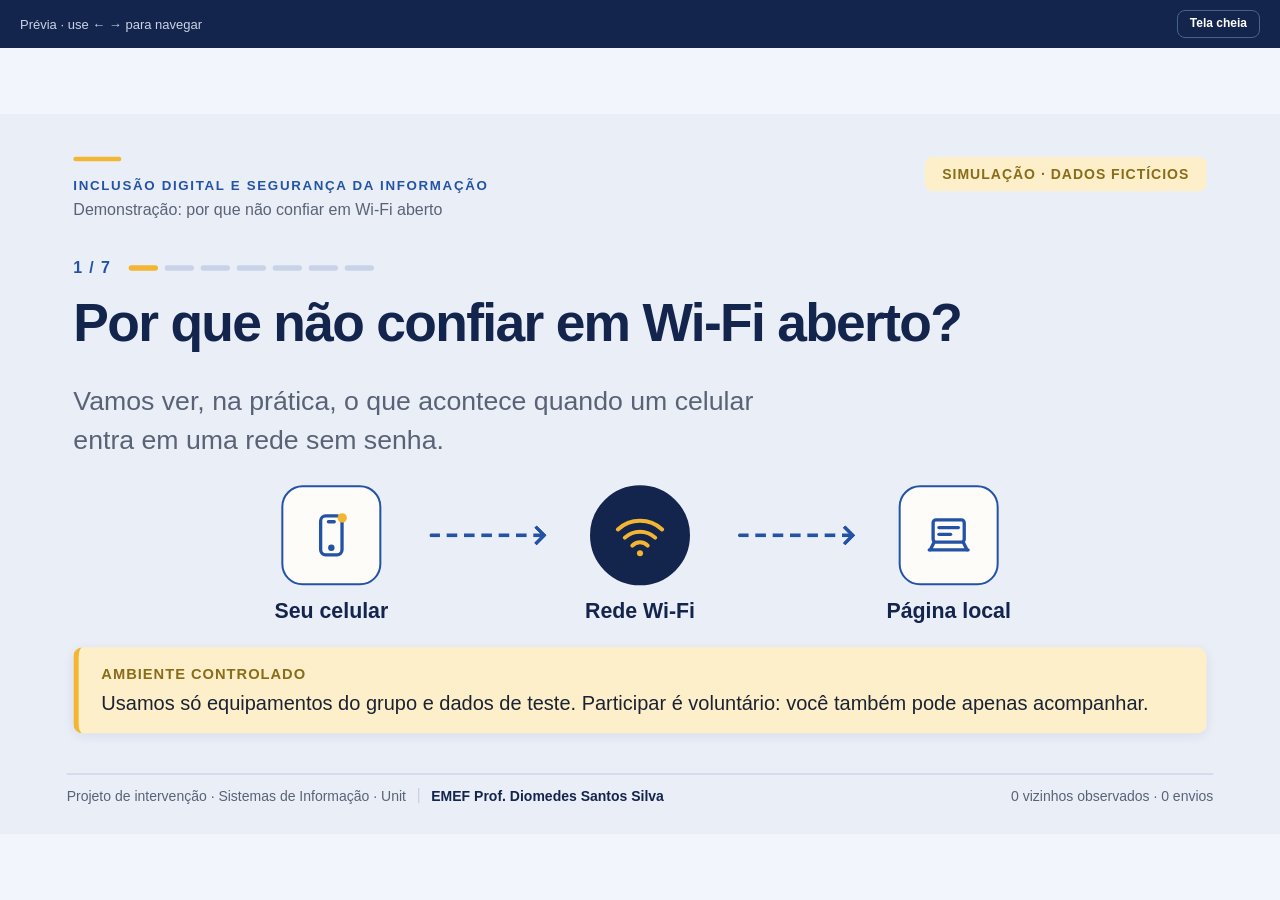
<file: docs/previa_telao.html>
<!doctype html>
<html lang="pt-BR"><head><meta charset="utf-8"><meta name="viewport" content="width=device-width,initial-scale=1"><title>Prévia do telão</title><link rel="icon" href="../interface/icone.svg" type="image/svg+xml"><link rel="stylesheet" href="../interface/estilo.css"><link rel="stylesheet" href="../interface/telao.css"><script src="../interface/conteudo.js" defer></script></head>
<body class="telao"><div class="barra-telao"><span id="conexao-telao" role="status">Conectando…</span><button id="tela-cheia">Tela cheia</button></div><main class="viewport"><article id="palco" class="palco"><header class="slide-header"><span class="marca-telao"><i class="barra-amarela"></i>Inclusão Digital e Segurança da Informação<span>Demonstração: por que não confiar em Wi-Fi aberto</span></span><span id="modo-telao" class="selo-telao">SIMULAÇÃO</span></header><section class="slide"><div class="topo-slide"><span id="passo-telao" class="passo-telao">1 / 7</span><div id="progresso-telao" class="progresso-telao" aria-hidden="true"></div></div><h1 id="titulo-telao">Preparando a dinâmica</h1><div id="corpo-telao"></div></section><footer class="slide-footer"><span>Projeto de intervenção · Sistemas de Informação · Unit<b>EMEF Prof. Diomedes Santos Silva</b></span><span id="totais-telao">Participação voluntária</span></footer><section id="dados-telao" class="dados-telao" hidden><div class="dados-titulo"><h2>Resultados da sessão</h2><span id="dados-modo"></span></div><div class="dados-colunas"><div><h3>Vizinhos observados</h3><table><thead><tr><th>IP</th><th>MAC</th><th>Estado</th></tr></thead><tbody id="vizinhos"></tbody></table></div><div><h3>Últimos envios · UTC</h3><table><thead><tr><th>Horário</th><th>IP</th><th>Navegador</th><th>Apelido</th></tr></thead><tbody id="registros"></tbody></table></div></div><p>Mostrando até 5 linhas de cada tabela. Envios não equivalem a pessoas diferentes.</p></section><section id="comparacao-telao" class="comparacao-telao" hidden><div class="dados-titulo"><h2>O mesmo texto, duas conexões</h2><span>Fluxos TCP reais</span></div><p class="metodo-comparacao">Bytes observados antes da descriptografia no servidor de teste</p><div id="quadros-telao" class="quadros-comparacao"></div><p class="conclusao-comparacao">HTTPS protege o conteúdo no transporte. O servidor de destino recebe o texto enviado.</p></section></article></main><script>
/* Prévia estática do telão: abre direto no navegador, sem rodar o app.
   Setas ← → mudam de etapa; D mostra/oculta a tabela de resultados; C mostra/oculta a comparação HTTP × HTTPS (dados fictícios); F = tela cheia.
   Edite interface/telao.css e interface/conteudo.js e recarregue (F5). */
window.addEventListener('DOMContentLoaded', () => {
  const $ = (id) => document.getElementById(id);
  let i = Math.max(0, Math.min(ETAPAS.length - 1, (parseInt(location.hash.slice(1)) || 1) - 1));
  function ajustar() {
    const a = document.querySelector('.viewport');
    $('palco').style.transform = `scale(${Math.min(a.clientWidth / 1920, a.clientHeight / 1080)})`;
  }
  function mostrar() {
    $('conexao-telao').textContent = 'Prévia · use ← → para navegar';
    $('modo-telao').textContent = 'SIMULAÇÃO · DADOS FICTÍCIOS';
    $('passo-telao').textContent = `${i + 1} / ${ETAPAS.length}`;
    const p = $('progresso-telao');
    p.replaceChildren(...ETAPAS.map((_, n) => { const e = document.createElement('i'); e.className = n < i ? 'feito' : (n === i ? 'atual' : ''); return e; }));
    $('titulo-telao').textContent = ETAPAS[i].titulo;
    $('corpo-telao').innerHTML = ETAPAS[i].corpo;
    $('totais-telao').textContent = '0 vizinhos observados · 0 envios';
    location.hash = i + 1;
  }
  const linhas = (rows) => rows.map((r) => `<tr>${r.map((c) => `<td>${c}</td>`).join('')}</tr>`).join('');
  $('vizinhos').innerHTML = linhas([['10.42.0.11', '02:00:00:00:00:01', 'SIMULADO'], ['10.42.0.23', '02:00:00:00:00:02', 'SIMULADO']]);
  $('registros').innerHTML = linhas([['18:30:12', '10.42.0.23', 'Navegador de exemplo (fictício)', 'Visitante Azul'], ['18:31:40', '10.42.0.11', 'Navegador de exemplo (fictício)', 'Visitante 1']]);
  $('dados-modo').textContent = 'EXEMPLOS FICTÍCIOS';
  const quadro = (nome, veredito, corpo) => `<article class="quadro-protocolo"><h3>${nome}</h3><p class="veredito">${veredito}</p><p>Notebook · 412 bytes observados</p><pre>${corpo}</pre><p class="recebido">Recebido pelo servidor: OLA_TURMA</p></article>`;
  $('quadros-telao').innerHTML = quadro('HTTP', 'Texto encontrado nos bytes da conexão', 'POST /registrar HTTP/1.1\nmensagem=OLA_TURMA') + quadro('HTTPS', 'Conteúdo protegido por TLSv1.3', '17 03 03 00 5a 9f 3c e1 7b 02 d4 88 51 ...');
  document.addEventListener('keydown', (e) => {
    if (e.key === 'ArrowRight' || e.key === ' ') i = Math.min(ETAPAS.length - 1, i + 1);
    else if (e.key === 'ArrowLeft') i = Math.max(0, i - 1);
    else if (e.key === 'f' || e.key === 'F') document.documentElement.requestFullscreen?.();
    else if (e.key === 'd' || e.key === 'D') { $('dados-telao').hidden = !$('dados-telao').hidden; $('comparacao-telao').hidden = true; }
    else if (e.key === 'c' || e.key === 'C') { $('comparacao-telao').hidden = !$('comparacao-telao').hidden; $('dados-telao').hidden = true; }
    else return;
    mostrar();
  });
  $('tela-cheia').onclick = () => document.documentElement.requestFullscreen?.();
  window.addEventListener('resize', ajustar);
  document.addEventListener('fullscreenchange', ajustar);
  ajustar(); mostrar();
});
</script></body></html>
</file>
<file: interface/estilo.css>
:root{--azul:#154ac2;--profundo:#142e61;--ciano:#68e1e8;--fundo:#f2f6fc;--texto:#192d4e;--muted:#526682;--linha:#d7e1ee;--erro:#9c2637;--branco:#fff;font-family:"Trebuchet MS","Liberation Sans",sans-serif;color:var(--texto);background:var(--fundo);font-size:16px}*{box-sizing:border-box}body{margin:0}button,select{font:inherit}button{padding:10px 16px;border:1px solid #bdcce1;border-radius:8px;background:#fff;color:var(--profundo);font-weight:600;cursor:pointer;line-height:1.3}button:hover{background:#e9f0ff;border-color:var(--azul)}button:disabled{opacity:.45;cursor:default}button.primario{background:var(--azul);color:#fff;border-color:var(--azul)}button.primario:hover:not(:disabled){background:#103c9e}.texto{border-color:transparent;background:transparent}.perigo{color:var(--erro)}button:focus-visible,select:focus-visible,summary:focus-visible,a:focus-visible{outline:3px solid #007f98;outline-offset:4px}.cabecalho{height:91px;padding:0 4vw;display:flex;justify-content:space-between;align-items:center;background:#fff;border-bottom:1px solid var(--linha)}.marca{display:flex;align-items:center;gap:13px;color:var(--profundo);text-decoration:none;font-size:24px;font-weight:700;line-height:1.25}.marca small{display:block;font-size:13px;font-weight:400;color:var(--muted)}.cabecalho-acoes{display:flex;align-items:center;gap:18px}.badge{font-size:13px;background:#e2ebff;color:#234b96;padding:7px 12px;border-radius:20px;font-weight:700}.badge.real{background:#dcf5ed;color:#1e6755}.painel{display:grid;grid-template-columns:300px minmax(0,1fr);gap:42px;max-width:1450px;padding:34px 4vw 48px;margin:auto}.operacao h1{font-size:24px;margin:0 0 9px;letter-spacing:-.6px}.subtitulo{font-size:14px;color:var(--muted);margin:0 0 28px}.operacao fieldset{border:0;padding:0;margin:0 0 18px;min-width:0}.operacao legend{font-size:17px;font-weight:700;margin-bottom:18px}.operacao label{font-size:14px;display:block;margin:0 0 7px}.operacao select{width:100%;padding:11px 8px;background:#fff;border:1px solid #bdcce1;border-radius:6px;color:var(--texto);margin-bottom:17px}.largo{width:100%}.ajuda{font-size:13px;line-height:1.6;color:var(--muted);overflow-wrap:anywhere}.acoes-rede{display:grid;gap:9px}.acoes-rede .texto{font-size:13px}.status-lista{margin:20px 0 24px;border-block:1px solid var(--linha);padding:10px 0}.status-lista p{display:flex;justify-content:space-between;gap:10px;font-size:13px;line-height:1.5}.status-lista strong{text-align:right}.simulacao{padding:18px;background:#e4edff;border-radius:12px}.simulacao h2{font-size:16px;margin:0 0 8px}.simulacao p{font-size:13px;line-height:1.5;margin:0 0 14px}.simulacao button{font-size:13px;margin:3px 0;width:100%}.historico{margin-top:24px;font-size:13px}.historico ol{padding-left:20px;line-height:1.7;color:var(--muted);max-height:260px;overflow:auto}.historico li{margin:8px 0}.conteudo-equipe{min-width:0}.mensagem{font-size:14px;color:#3b5577;line-height:1.5;margin-bottom:18px;min-height:22px}.erro,#aviso-conexao{background:#fff0f1;border-left:4px solid var(--erro);padding:14px 18px;margin:0 0 18px;color:var(--erro);font-size:14px;line-height:1.5;overflow-wrap:anywhere}.roteiro{background:#fff;border-radius:18px;padding:27px 30px 24px;border:1px solid var(--linha)}.titulo-secao{display:flex;align-items:center;justify-content:space-between;gap:15px;margin-bottom:23px}.titulo-secao h2{font-size:18px;margin:0}.titulo-secao>span{font-size:13px;color:var(--muted)}.etapas{display:flex;gap:8px;margin-bottom:30px}.etapas button{padding:7px 0;flex:1;background:#f3f6fc;border:0;color:#526682;border-radius:5px}.etapas button[aria-current=step]{background:var(--azul);color:#fff}.previa{display:flex;gap:22px;align-items:flex-start;margin-bottom:27px}.numero-etapa{font-size:54px;letter-spacing:-4px;line-height:1;color:#aec5ed;font-weight:700}.previa h3{font-size:29px;letter-spacing:-.7px;line-height:1.2;margin:0 0 10px;max-width:24ch}.previa p{font-size:14px;line-height:1.6;color:var(--muted);margin:0;max-width:65ch}.notas{background:#f0f6ff;border-left:3px solid var(--azul);padding:17px 21px;margin-bottom:22px}.notas h3{font-size:13px;margin:0 0 8px;color:var(--azul)}.notas p{font-size:14px;line-height:1.7;margin:0;max-width:78ch}.navegacao{display:flex;align-items:center;justify-content:space-between;gap:12px}.navegacao span{font-size:12px;color:var(--muted)}.resultados{margin-top:30px}.resultados .titulo-secao{margin-bottom:12px}.resultados .titulo-secao button{font-size:12px;padding:8px 10px}.contadores{display:flex;align-items:center;gap:30px;padding:18px 0 23px;border-bottom:1px solid var(--linha)}.contadores>div{min-width:115px}.contadores strong{display:block;font-size:35px;color:var(--profundo);line-height:1.1}.contadores span{font-size:12px;color:var(--muted)}.contadores p{font-size:12px;color:var(--muted);max-width:30ch;line-height:1.6;margin:0 0 0 auto}.privacidade{display:flex;justify-content:space-between;align-items:center;gap:15px;padding:15px 0}.privacidade p{font-size:13px;color:var(--muted);line-height:1.5;margin:0;max-width:44ch}.privacidade button{font-size:12px;flex-shrink:0}summary{cursor:pointer;font-weight:600;padding:9px 0}.resultados details{font-size:14px;border-top:1px solid var(--linha);padding-top:10px}.resultados details h3{font-size:15px;margin-top:24px}.tabela-scroll{overflow:auto;max-height:320px}table{border-collapse:collapse;width:100%;font-size:12px;background:#fff}td,th{padding:11px 12px;text-align:left;border-bottom:1px solid var(--linha);vertical-align:top;max-width:320px;overflow-wrap:anywhere}th{color:var(--muted);font-weight:600;background:#eaf0fa}td.vazio{padding:20px;color:var(--muted)}.rodape-sessao{display:flex;align-items:center;justify-content:space-between;gap:15px;margin-top:20px}.rodape-sessao span{font-size:12px;color:var(--muted)}.rodape-sessao button{font-size:12px}dialog{border:1px solid var(--linha);border-radius:16px;padding:30px;max-width:510px;width:calc(100% - 40px);color:var(--texto);box-shadow:0 24px 80px #142e6130}dialog::backdrop{background:#0d214780}dialog h2{font-size:24px;margin:0 0 14px}dialog p{font-size:16px;line-height:1.7;margin-bottom:26px}.dialogo-acoes{display:flex;justify-content:flex-end;gap:10px}[hidden]{display:none!important}
/* O telão usa um palco 1920 × 1080, escalado por inteiro. */
.telao{background:#0e2448;overflow:hidden}.barra-telao{height:48px;display:flex;align-items:center;justify-content:space-between;padding:0 20px;color:#c0d2ed;font-size:13px}.barra-telao button{padding:5px 12px;background:transparent;border-color:#48638b;color:#fff;font-size:12px}.viewport{position:absolute;top:48px;bottom:0;left:0;right:0;overflow:hidden;display:flex;align-items:center;justify-content:center}.palco{width:1920px;height:1080px;flex:none;background:#f6f9ff;color:var(--profundo);position:relative;transform-origin:center center;overflow:hidden;padding:60px 100px}.slide-header{display:flex;align-items:center;justify-content:space-between}.marca-telao{font-size:34px;font-weight:700}.marca-telao>span{display:block;font-weight:400;font-size:18px;color:var(--muted);margin-top:3px}.selo-telao{border:2px solid #aabfe1;border-radius:30px;padding:10px 22px;font-size:22px;font-weight:700}.slide{padding-top:78px}.passo-telao{font-size:25px;color:var(--azul)}.slide h1{font-size:82px;line-height:1.1;letter-spacing:-3px;margin:22px 0 37px;max-width:26ch}.slide-lead{font-size:36px;line-height:1.4;max-width:45ch;color:var(--muted)}.caminho{display:flex;align-items:center;justify-content:center;gap:34px;margin:55px 0 45px}.caminho>div{display:flex;flex-direction:column;align-items:center;gap:20px;min-width:225px}.caminho strong{font-size:28px}.desenho{display:flex;align-items:center;justify-content:center;width:140px;height:110px;border:3px solid var(--azul);border-radius:25px;color:var(--azul);font-size:88px;line-height:1}.desenho.wifi{background:var(--azul);color:var(--ciano);border-radius:55px}.ligacao{height:3px;background:var(--azul);width:150px;position:relative}.ligacao:after{content:"";position:absolute;right:0;top:-5px;border-width:6px 0 6px 10px;border-style:solid;border-color:transparent transparent transparent var(--azul)}.slide-aviso{font-size:28px;background:#e4edff;color:#1d4390;padding:20px 28px;border-radius:12px;line-height:1.4;margin-top:34px}.slide-footer{position:absolute;bottom:45px;left:100px;right:100px;display:flex;justify-content:space-between;font-size:22px;color:var(--muted);border-top:2px solid var(--linha);padding-top:20px}.conectar{display:grid;gap:36px}.conectar>div{border-left:6px solid var(--azul);padding-left:30px}.conectar span{font-size:27px;color:var(--muted)}.conectar strong{display:block;font-size:58px;letter-spacing:-1px;margin-top:8px}.conectar p{font-size:26px;margin:8px 0 0;color:var(--muted)}.passos-form,.linha-tempo{display:grid;grid-template-columns:repeat(3,1fr);gap:35px;margin:60px 0}.passos-form>div,.linha-tempo>div{padding:28px;background:#e7effe;border-radius:16px}.passos-form span{display:flex;align-items:center;justify-content:center;background:var(--azul);color:#fff;width:52px;height:52px;border-radius:50%;font-size:30px}.passos-form h2,.linha-tempo h2{font-size:36px;line-height:1.2;margin:27px 0 18px}.passos-form p,.linha-tempo p{font-size:29px;line-height:1.5;color:var(--muted);margin:0}.linha-tempo>div:last-child{background:var(--azul);color:#fff}.linha-tempo>div:last-child p{color:#dce9ff}.linha-tempo span{font-size:23px}.ficha-exemplo{padding:28px 40px;background:#fff;border:2px solid var(--linha);border-radius:20px;max-width:1200px}.ficha-exemplo>span{font-size:24px;color:var(--azul)}.ficha-exemplo dl{margin:20px 0 0}.ficha-exemplo dl>div{display:grid;grid-template-columns:240px 1fr;padding:17px 0;border-top:1px solid var(--linha);font-size:30px}.ficha-exemplo dt{color:var(--muted)}.ficha-exemplo dd{margin:0}.aprendizados p{font-size:42px;line-height:1.35;margin:20px 0;padding-left:28px;border-left:5px solid var(--azul)}.pergunta{font-size:34px;color:var(--azul);line-height:1.4;margin-top:52px;max-width:44ch}.dados-telao{position:absolute;top:160px;bottom:108px;left:75px;right:75px;padding:35px 40px;background:#fff;border:3px solid var(--azul);border-radius:20px;box-shadow:0 8px 40px #173f771c}.dados-titulo{display:flex;align-items:center;justify-content:space-between}.dados-titulo h2{font-size:44px;margin:0}.dados-titulo span{font-size:22px;color:var(--azul)}.dados-colunas{display:grid;grid-template-columns:.85fr 1.35fr;gap:32px;margin-top:24px}.dados-colunas h3{font-size:26px;margin:0 0 20px}.dados-colunas table{table-layout:fixed;font-size:22px}.dados-colunas th,.dados-colunas td{padding:17px 10px;max-height:90px;overflow:hidden;text-overflow:ellipsis}.dados-colunas td{font-size:21px}.dados-telao>p{position:absolute;bottom:18px;font-size:20px;color:var(--muted)}
@media(max-width:1050px){.painel{gap:24px;padding-inline:24px;grid-template-columns:255px minmax(0,1fr)}.roteiro{padding:24px}.contadores{gap:18px}.contadores p{display:none}.privacidade{align-items:flex-start;flex-direction:column}.navegacao span{display:none}}@media(max-width:720px){.cabecalho{padding:0 20px;height:80px}.marca{font-size:20px;gap:9px}.marca small{font-size:11px}.cabecalho-acoes{gap:8px}.cabecalho-acoes button{font-size:12px;padding:9px}.badge{padding:6px 8px;font-size:11px}.painel{display:flex;flex-direction:column;padding:25px 20px}.operacao h1{font-size:25px}.simulacao button{width:auto;margin-right:8px}.status-lista{margin-bottom:15px}.roteiro{padding:21px 18px}.previa h3{font-size:26px}.numero-etapa{font-size:44px}.rodape-sessao{align-items:flex-start}.titulo-secao{gap:8px}.titulo-secao h2{font-size:16px}.titulo-secao>span{white-space:nowrap}}@media(prefers-reduced-motion:no-preference){button{transition:background .12s,border-color .12s}}:fullscreen .barra-telao{display:none}:fullscreen .viewport{top:0}
.dados-colunas td span{display:-webkit-box;-webkit-line-clamp:2;-webkit-box-orient:vertical;overflow:hidden;line-height:1.3;max-height:2.6em}
.laboratorio{margin-top:32px;border-top:2px solid var(--azul);padding:25px 0}.laboratorio>p{font-size:14px;line-height:1.7;max-width:75ch}.laboratorio label{display:block;font-size:14px;margin:22px 0 8px}.laboratorio input{font:inherit;border:1px solid #bdcce1;border-radius:6px;padding:12px;width:100%;max-width:420px;color:var(--texto);background:#fff}.laboratorio input:focus-visible{outline:3px solid #007f98;outline-offset:3px}.botoes-comparacao{display:flex;gap:10px;flex-wrap:wrap;margin:16px 0}.botoes-comparacao button{font-size:13px}.enderecos-comparacao{background:#e4edff;padding:12px 20px;border-radius:12px;margin:20px 0}.enderecos-comparacao p{font-size:14px;overflow-wrap:anywhere}.enderecos-comparacao a{color:var(--azul)}.enderecos-comparacao code{font-size:12px;overflow-wrap:anywhere}.quadros-comparacao{display:grid;grid-template-columns:1fr 1fr;gap:16px;margin:24px 0}.quadro-protocolo{padding:20px;background:#fff;border:1px solid var(--linha);border-radius:12px;min-width:0}.quadro-protocolo h3{font-size:22px;margin:0 0 12px;color:var(--azul)}.quadro-protocolo p{font-size:13px;line-height:1.6;overflow-wrap:anywhere}.quadro-protocolo pre{background:#edf2fa;padding:12px;white-space:pre-wrap;word-break:break-all;font-size:12px;line-height:1.6;max-height:160px;overflow:auto}.quadro-protocolo .veredito{font-weight:700;color:var(--profundo)}.quadro-protocolo .recebido{border-top:1px solid var(--linha);padding-top:12px}.comparacao-intro{display:grid;grid-template-columns:1fr 1fr;gap:40px;margin:50px 0}.comparacao-intro>div{padding:34px;background:#e4edff;border-radius:20px}.comparacao-intro h2{font-size:54px;margin:0 0 24px;color:var(--azul)}.comparacao-intro p{font-size:34px;line-height:1.5;margin:0}.comparacao-telao{position:absolute;top:155px;bottom:108px;left:75px;right:75px;background:#fff;border:3px solid var(--azul);border-radius:20px;padding:30px 40px}.metodo-comparacao{font-size:25px;color:var(--muted);margin:14px 0}.comparacao-telao .quadros-comparacao{gap:30px;margin:25px 0}.comparacao-telao .quadro-protocolo{padding:26px;background:#f0f5ff;border:none}.comparacao-telao .quadro-protocolo h3{font-size:44px}.comparacao-telao .quadro-protocolo p{font-size:25px;line-height:1.4;margin:16px 0}.comparacao-telao .quadro-protocolo pre{font-size:20px;line-height:1.5;height:160px;max-height:160px;overflow:hidden}.comparacao-telao .recebido{max-height:120px;overflow:hidden}.conclusao-comparacao{font-size:25px;line-height:1.5;margin:12px 0}.laboratorio details{font-size:13px;line-height:1.6}.comparacao-telao .dados-titulo span{white-space:nowrap}@media(max-width:720px){.laboratorio .titulo-secao{align-items:flex-start;flex-direction:column}.laboratorio .quadros-comparacao{grid-template-columns:1fr}}
/* Apresentação no painel: faixa na largura toda, acima dos controles, com slide, roteiro de fala e relógio */
.apresentacao-faixa{max-width:1450px;margin:auto;padding:26px 4vw 0}
.apresentacao-equipe{background:#fff;border:1px solid var(--linha);border-radius:18px;padding:18px 20px 20px}
.apresentacao-equipe .titulo-secao{margin-bottom:12px}
.apresentacao-equipe iframe{display:block;width:100%;height:clamp(520px,72vh,820px);border:0;border-radius:12px;background:#14254d}
</file>
<file: interface/telao.css>
/* Telão — identidade visual do deck "Inclusão Digital e Segurança da Informação" (Unit).
   Palco 1920 × 1080; carrega depois de estilo.css e só sobrescreve o que é do telão. */
:root{--unit-navy:#14254d;--unit-azul:#2453a6;--unit-amarelo:#f2b632;--unit-amarelo-claro:#fcefc9;--unit-ouro:#8a6d1a;--unit-fundo:#e9eef7;--unit-cartao:#fdfcf8;--unit-texto:#1b2233;--unit-muted:#5a6375;--unit-linha:#c9d3e8}
.telao{background:var(--unit-navy);font-family:"Montserrat","Trebuchet MS","Liberation Sans",sans-serif}
.telao .barra-telao{color:#c9d3e8}
.telao .palco{background:var(--unit-fundo);color:var(--unit-navy);padding:64px 110px}
.telao .slide-header{align-items:flex-start}
.marca-telao{display:block;font-size:20px;font-weight:700;letter-spacing:2.5px;text-transform:uppercase;color:var(--unit-azul);line-height:1.4}
.marca-telao>span{display:block;font-size:24px;font-weight:500;letter-spacing:0;text-transform:none;color:var(--unit-muted);margin-top:6px}
.barra-amarela{display:block;width:72px;height:7px;border-radius:4px;background:var(--unit-amarelo);margin-bottom:22px}
.telao .selo-telao{border:0;background:var(--unit-amarelo-claro);color:var(--unit-ouro);border-radius:12px;padding:14px 26px;font-size:21px;font-weight:700;letter-spacing:1.5px}
.telao .slide{padding-top:56px}
.topo-slide{display:flex;align-items:center;gap:26px}
.telao .passo-telao{font-size:24px;font-weight:700;letter-spacing:2px;color:var(--unit-azul)}
.progresso-telao{display:flex;gap:10px}
.progresso-telao i{display:block;width:44px;height:8px;border-radius:4px;background:var(--unit-linha)}
.progresso-telao i.feito{background:var(--unit-azul)}
.progresso-telao i.atual{background:var(--unit-amarelo)}
.telao .slide h1{font-size:80px;font-weight:800;line-height:1.08;letter-spacing:-2.5px;color:var(--unit-navy);margin:26px 0 44px;max-width:30ch}
.telao .slide-lead{font-size:40px;line-height:1.45;color:var(--unit-muted);max-width:50ch;font-weight:500}
.telao .desenho{border-color:var(--unit-azul);color:var(--unit-azul);background:var(--unit-cartao)}
.telao .desenho.wifi{background:var(--unit-navy);color:var(--unit-amarelo);border-color:var(--unit-navy)}
.telao .caminho{margin:64px 0 52px}.telao .caminho strong{font-size:32px;font-weight:700}
.telao .ligacao{background:var(--unit-azul)}
.telao .ligacao:after{border-left-color:var(--unit-azul)}
/* Avisos: cartão claro com borda azul; variante amarela para ambiente controlado. */
.telao .slide-aviso{background:var(--unit-cartao);color:var(--unit-texto);border-left:8px solid var(--unit-azul);border-radius:14px;padding:24px 34px;font-size:30px;line-height:1.45;box-shadow:0 4px 18px #14254d14}
.telao .slide-aviso b{display:block;font-size:22px;letter-spacing:1.5px;text-transform:uppercase;color:var(--unit-azul);margin-bottom:6px}
.telao .slide-aviso.controle{background:var(--unit-amarelo-claro);border-left-color:var(--unit-amarelo)}
.telao .slide-aviso.controle b{color:var(--unit-ouro)}
/* Cartões: três colunas, o último em destaque navy (como no deck). */
.telao .passos-form>div,.telao .linha-tempo>div,.telao .aprendizados>div,.telao .comparacao-intro>div{background:var(--unit-cartao);border-radius:20px;box-shadow:0 4px 18px #14254d14;padding:34px}
.telao .passos-form span,.telao .aprendizados span{display:flex;align-items:center;justify-content:center;width:60px;height:60px;border-radius:16px;background:var(--unit-navy);color:var(--unit-amarelo);font-size:34px;font-weight:800}
.telao .passos-form h2,.telao .linha-tempo h2,.telao .aprendizados h2{font-size:38px;font-weight:800;line-height:1.2;color:var(--unit-navy);margin:28px 0 16px}
.telao .passos-form p,.telao .linha-tempo p,.telao .aprendizados p{font-size:30px;line-height:1.5;color:var(--unit-muted);margin:0;padding:0;border:0}
.telao .linha-tempo span{font-size:21px;font-weight:700;letter-spacing:1.5px;text-transform:uppercase;color:var(--unit-azul)}
.telao .linha-tempo>div:last-child,.telao .aprendizados>div:last-child,.telao .comparacao-intro>div.destaque{background:var(--unit-navy);color:#fff}
.telao .linha-tempo>div:last-child h2,.telao .aprendizados>div:last-child h2,.telao .comparacao-intro>div.destaque h2{color:#fff}
.telao .linha-tempo>div:last-child span{color:var(--unit-amarelo)}
.telao .linha-tempo>div:last-child p,.telao .aprendizados>div:last-child p,.telao .comparacao-intro>div.destaque p{color:#dbe4f5}
.telao .aprendizados>div:last-child span{background:var(--unit-amarelo);color:var(--unit-navy)}
.telao .aprendizados{display:grid;grid-template-columns:repeat(3,1fr);gap:35px;margin:50px 0 0}
.telao .conectar>div{border-left:8px solid var(--unit-amarelo);padding-left:34px}
.telao .conectar span{font-size:28px;font-weight:600;color:var(--unit-muted)}
.telao .conectar strong{font-weight:800;color:var(--unit-navy)}
.telao .conectar .endereco{color:var(--unit-azul)}
.telao .conectar p{font-size:28px}
.telao .ficha-exemplo{background:var(--unit-cartao);border:0;border-radius:20px;box-shadow:0 4px 18px #14254d14;max-width:1300px;padding:34px 46px}
.telao .ficha-exemplo>span{font-size:22px;font-weight:700;letter-spacing:1.5px;color:var(--unit-ouro)}
.telao .ficha-exemplo dl>div{border-top:2px solid var(--unit-fundo);font-size:32px}
.telao .ficha-exemplo dt{font-weight:600;color:var(--unit-muted)}
.telao .ficha-exemplo dd{font-weight:700}
.telao .comparacao-intro{gap:35px}
.telao .comparacao-intro h2{font-size:48px;font-weight:800;color:var(--unit-azul);margin:0 0 20px}
.telao .comparacao-intro p{font-size:34px;line-height:1.45;color:var(--unit-muted)}
.telao .pergunta{font-size:38px;font-weight:700;color:var(--unit-azul);max-width:40ch;margin-top:46px}
/* Rodapé como no deck: nome do projeto à esquerda, contagem à direita. */
.telao .slide-footer{font-size:21px;font-weight:500;color:var(--unit-muted);border-top:2px solid var(--unit-linha)}
.telao .slide-footer b{margin-left:18px;padding-left:18px;border-left:2px solid var(--unit-linha);font-weight:700;color:var(--unit-navy)}
/* Painéis com dados e comparação reais. */
.telao .dados-telao,.telao .comparacao-telao{top:200px;border:0;border-top:8px solid var(--unit-amarelo);background:var(--unit-cartao);box-shadow:0 12px 50px #14254d33}
.telao .dados-titulo h2{font-weight:800;color:var(--unit-navy)}
.telao .dados-titulo span{font-weight:700;letter-spacing:1.5px;color:var(--unit-ouro);background:var(--unit-amarelo-claro);padding:8px 18px;border-radius:10px}
.telao .dados-colunas th{background:var(--unit-fundo);color:var(--unit-muted)}
.telao .comparacao-telao .quadro-protocolo{background:var(--unit-fundo);border-radius:16px}
.telao .comparacao-telao .quadro-protocolo h3{font-weight:800;color:var(--unit-azul)}
.telao .quadro-protocolo .veredito{color:var(--unit-navy)}
.telao .conclusao-comparacao{font-weight:600;color:var(--unit-navy)}
/* Desenhos do caminho celular → Wi-Fi → página: ícones em SVG com animação contínua e pacotes de dados nas setas */
.telao .caminho .desenho{width:150px;height:150px;border-radius:32px;font-size:0}
.telao .caminho .desenho svg{width:70px;height:70px;fill:none;stroke:currentColor;stroke-width:1.7;stroke-linecap:round;stroke-linejoin:round;overflow:visible}
.telao .caminho .desenho.wifi{width:150px;height:150px;border-radius:50%}
.telao .caminho .desenho.wifi svg{width:84px;height:84px}
.desenho .ponto{fill:var(--unit-amarelo);stroke:none}
.desenho.wifi .ponto{fill:currentColor}
/* Setas: alinhadas ao centro dos desenhos, trilho tracejado que corre no sentido dos dados e ponta em chevron */
.telao .caminho{margin:40px 0 36px;align-items:flex-start}
.telao .caminho .ligacao{position:relative;flex:none;width:170px;height:6px;margin-top:72px;border-radius:3px;background:repeating-linear-gradient(90deg,var(--unit-azul) 0 16px,transparent 16px 26px);background-size:26px 6px}
.telao .caminho .ligacao:after{content:"";position:absolute;right:-2px;top:-8px;width:16px;height:16px;border:0;border-top:6px solid var(--unit-azul);border-right:6px solid var(--unit-azul);border-radius:2px;transform:rotate(45deg)}
@media (prefers-reduced-motion:no-preference){
  .desenho .onda{animation:onda 2.2s ease-in-out infinite}
  .desenho .o2{animation-delay:.25s}.desenho .o3{animation-delay:.5s}
  .desenho .aviso{transform-box:fill-box;transform-origin:center;animation:aviso 1.8s ease-in-out infinite}
  .desenho .linha{stroke-dasharray:12;animation:digita 2.8s ease-in-out infinite}
  .desenho .l2{animation-delay:.45s}
  .desenho.celular svg{animation:balanca 3.2s ease-in-out infinite;transform-origin:50% 90%}
  .desenho.wifi{animation:halo 2.2s ease-out infinite}
  .ligacao i{position:absolute;top:-5px;left:0;width:16px;height:16px;border-radius:50%;background:var(--unit-amarelo);box-shadow:0 0 0 4px #f2b63233;opacity:0;animation:pacote 2.4s linear infinite}
  .telao .caminho .ligacao{animation:fluxo .9s linear infinite}
  .ligacao i:nth-child(2){animation-delay:.8s}.ligacao i:nth-child(3){animation-delay:1.6s}
  .caminho .ligacao:last-of-type i{animation-delay:1.2s}.caminho .ligacao:last-of-type i:nth-child(2){animation-delay:2s}.caminho .ligacao:last-of-type i:nth-child(3){animation-delay:2.8s}
}
@keyframes onda{0%,100%{opacity:.25}45%{opacity:1}}
@keyframes aviso{0%,100%{transform:scale(.7);opacity:.6}50%{transform:scale(1.15);opacity:1}}
@keyframes digita{0%{stroke-dashoffset:12}40%,85%{stroke-dashoffset:0;opacity:1}100%{stroke-dashoffset:0;opacity:0}}
@keyframes balanca{0%,100%{transform:rotate(0)}50%{transform:rotate(-6deg)}}
@keyframes halo{0%{box-shadow:0 0 0 0 #2453a655}100%{box-shadow:0 0 0 34px #2453a600}}
@keyframes fluxo{to{background-position:26px 0}}
@keyframes pacote{0%{left:0;opacity:0}12%{opacity:1}88%{opacity:1}100%{left:calc(100% - 22px);opacity:0}}
/* Etapa “Entre na rede de teste”: dois passos lado a lado, imitando a lista de Wi-Fi e a barra de endereço do celular */
.conectar-passos{display:grid;grid-template-columns:1fr 1fr;gap:40px;margin:30px 0 0;text-align:left}
.passo-conexao{background:var(--unit-cartao);border-radius:24px;padding:32px 36px 36px;box-shadow:0 4px 18px #14254d14;display:flex;flex-direction:column;gap:24px;min-width:0}
.passo-conexao .topo-passo{display:flex;align-items:center;gap:18px}
.passo-conexao .num{display:flex;align-items:center;justify-content:center;flex:none;width:58px;height:58px;border-radius:16px;background:var(--unit-navy);color:var(--unit-amarelo);font-size:30px;font-weight:800}
.passo-conexao .instrucao{margin:0;font-size:30px;font-weight:600;line-height:1.3;color:var(--unit-muted)}
.tela-wifi,.barra-endereco{flex:1;display:flex;align-items:center;gap:22px;border-radius:18px;padding:22px 26px;min-width:0}
.tela-wifi{background:var(--unit-amarelo-claro);border:3px solid var(--unit-amarelo);color:var(--unit-navy)}
.barra-endereco{background:#fff;border:3px solid var(--unit-linha);color:#a3242f}
.tela-wifi>svg,.barra-endereco>svg{flex:none;width:56px;height:56px;fill:none;stroke:currentColor;stroke-width:2;stroke-linecap:round;stroke-linejoin:round}
.tela-wifi strong,.barra-endereco strong{display:block;font-size:42px;font-weight:800;line-height:1.15;letter-spacing:-1px;white-space:nowrap}
.tela-wifi .nome-rede{color:var(--unit-navy)}
.barra-endereco .endereco{color:var(--unit-azul);font-variant-numeric:tabular-nums}
.chip-aberta{display:inline-flex;align-items:center;gap:8px;margin-top:10px;padding:6px 14px 6px 10px;border-radius:30px;background:#fff;font-size:22px;font-weight:700;color:var(--unit-ouro)}
.chip-aberta svg{width:24px;height:24px;fill:none;stroke:currentColor;stroke-width:2.4;stroke-linecap:round;stroke-linejoin:round}
.nao-seguro{display:block;margin-bottom:4px;font-size:22px;font-weight:700;letter-spacing:1px;text-transform:uppercase;color:#a3242f}
.barra-endereco .cursor{display:inline-block;width:4px;height:44px;margin-left:6px;vertical-align:-6px;background:var(--unit-azul)}
@media (prefers-reduced-motion:no-preference){
  .tela-wifi .onda{animation:onda 2.2s ease-in-out infinite}
  .tela-wifi .o2{animation-delay:.25s}.tela-wifi .o3{animation-delay:.5s}
  .barra-endereco .cursor{animation:cursor 1.1s steps(1) infinite}
  .chip-aberta{animation:aviso-chip 2.6s ease-in-out infinite}
}
@keyframes cursor{50%{opacity:0}}
@keyframes aviso-chip{0%,100%{box-shadow:0 0 0 0 #f2b63200}50%{box-shadow:0 0 0 6px #f2b63255}}
</file>
